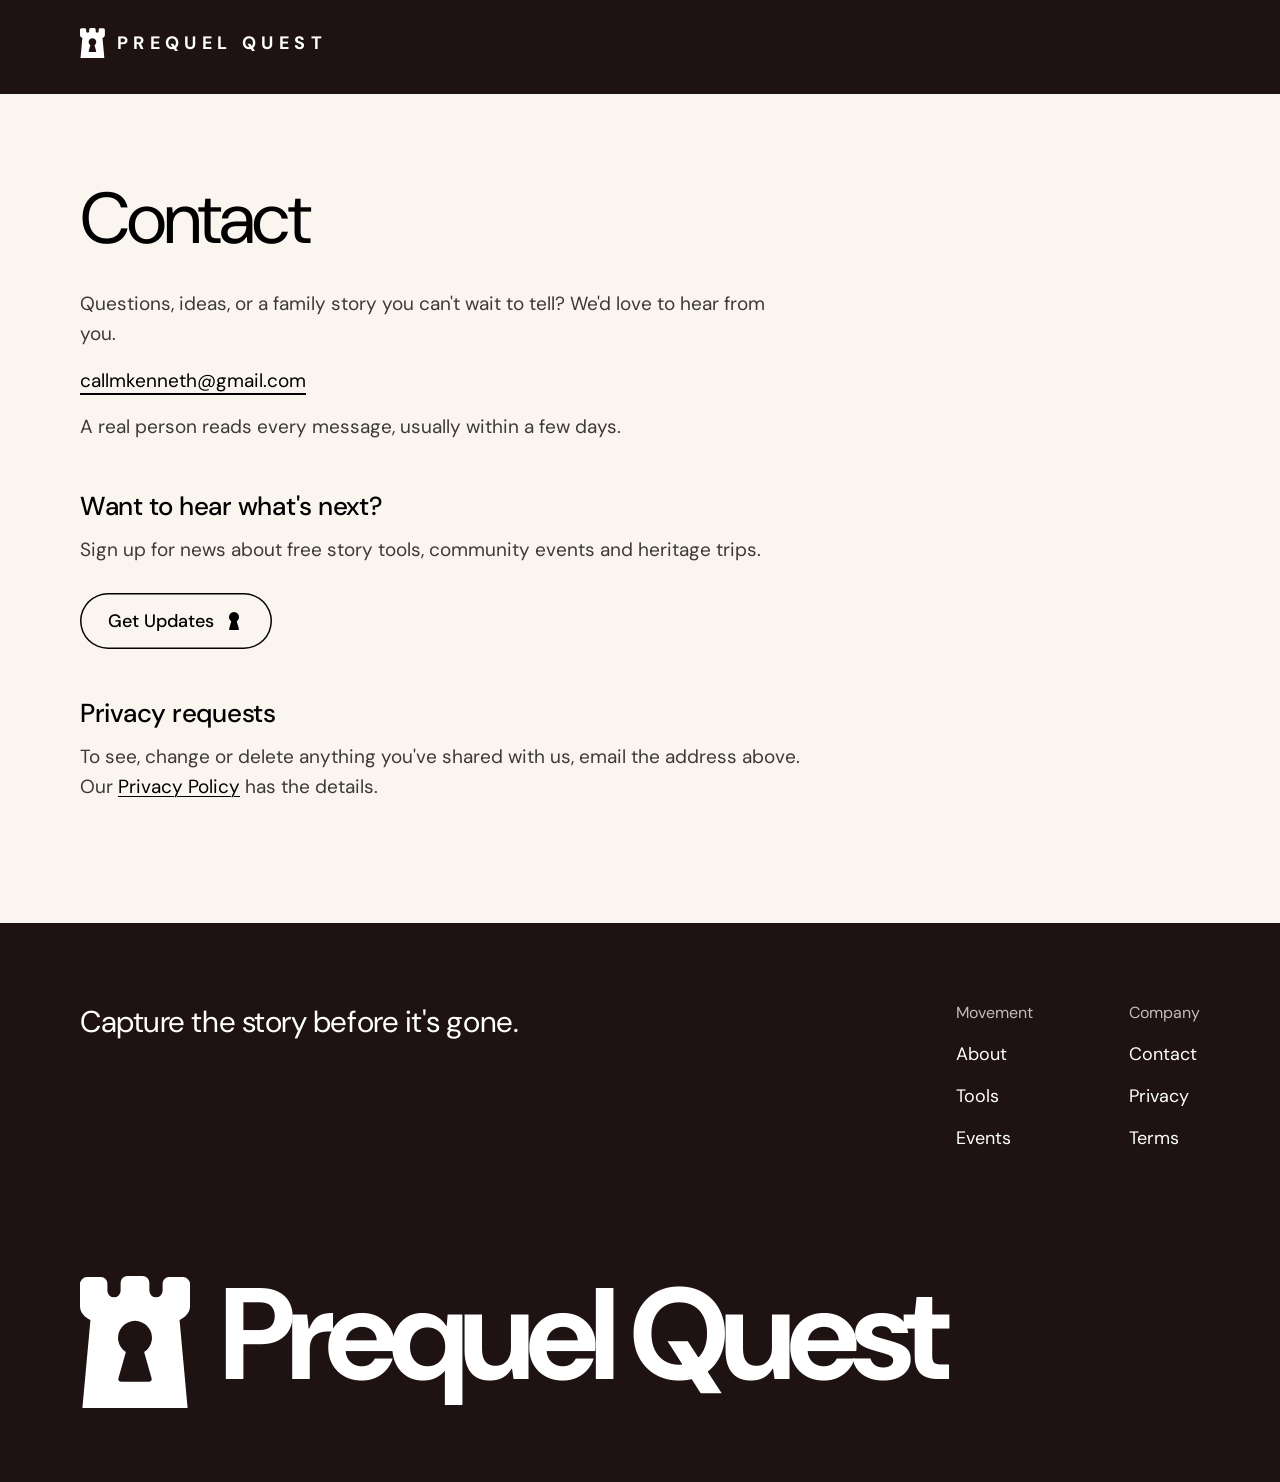
<file: contact/index.html>
<!doctype html>
<html lang="en">
<head>
  <meta charset="utf-8" />
  <meta name="viewport" content="width=device-width, initial-scale=1" />
  <title>Contact — Prequel Quest</title>
  <meta name="description" content="Get in touch with the Prequel Quest team." />
  <link rel="canonical" href="https://prequel.quest/contact/" />
  <meta name="theme-color" content="#1F1212" />
  <link rel="icon" href="/favicon.ico?v=2" sizes="48x48" />
  <link rel="icon" href="/assets/favicon.svg?v=2" type="image/svg+xml" />
  <link rel="icon" href="/assets/favicon-32.png?v=2" type="image/png" sizes="32x32" />
  <link rel="apple-touch-icon" href="/assets/apple-touch-icon.png?v=2" />
  <link rel="preconnect" href="https://fonts.googleapis.com" />
  <link rel="preconnect" href="https://fonts.gstatic.com" crossorigin />
  <link rel="stylesheet" href="https://fonts.googleapis.com/css2?family=DM+Sans:ital,wght@0,400;0,500;0,700;1,400&family=Fraunces:ital,opsz,wght@0,9..144,600;1,9..144,400&family=Homemade+Apple&display=swap" />
  <link rel="stylesheet" href="/assets/styles.css" />
  <!-- Umami: cookieless visit counts. Only runs on prequel.quest, never on local previews. -->
  <script defer src="https://cloud.umami.is/script.js" data-website-id="30cddd68-0b8e-41c0-9596-8bea5849e0c7" data-domains="prequel.quest"></script>
</head>
<body class="page">
  <a class="skip-link" href="#main">Skip to main content</a>

  <svg width="0" height="0" style="position:absolute" aria-hidden="true" focusable="false">
    <defs>
      <symbol id="i-tower" viewBox="0 0 516 622"><path fill="currentColor" fill-rule="evenodd" d="M0 143V38A33 33 0 0 1 33 5H98.5A30 30 0 0 1 128.5 35V69A31 31 0 0 0 190.5 69V32A32 32 0 0 1 222.5 0H293.5A32 32 0 0 1 325.5 32V69A31 31 0 0 0 387.5 69V35A30 30 0 0 1 417.5 5H483A33 33 0 0 1 516 38V143C516 173 490 196 467 206L505 621.5H11L49 206C26 196 0 173 0 143ZM215.2 357L180.9 477.5Q175.7 495.5 193.7 495.5H322.3Q340.3 495.5 335.1 477.5L300.8 357A79.5 79.5 0 1 0 215.2 357Z"/></symbol>
      <symbol id="i-keyhole" viewBox="-76.05 -15.85 316.7 316.7"><path fill="currentColor" stroke="none" d="M39.5 146.5L5.2 267Q0 285 18 285H146.6Q164.6 285 159.4 267L125.1 146.5A79.5 79.5 0 1 0 39.5 146.5Z"/></symbol>
    </defs>
  </svg>

  <header class="page-top">
    <div class="wrap">
      <a class="logo" href="/" aria-label="Prequel Quest home">
        <svg class="logo__mark" aria-hidden="true"><use href="#i-tower"/></svg>
        <span class="logo__word" aria-hidden="true">Prequel Quest</span>
      </a>
    </div>
  </header>

  <main id="main" class="legal">
    <div class="wrap">
      <article class="legal__inner">
        <h1 class="legal__title">Contact</h1>
        <p class="legal__lead">Questions, ideas, or a family story you can't wait to tell? We'd love to hear from you.</p>

        <p class="contact__email"><a href="mailto:callmkenneth@gmail.com">callmkenneth@gmail.com</a></p>
        <p>A real person reads every message, usually within a few days.</p>

        <h2>Want to hear what's next?</h2>
        <p>Sign up for news about free story tools, community events and heritage trips.</p>
        <div class="cta legal__cta">
          <a class="btn btn--outline-dark" href="https://docs.google.com/forms/d/e/1FAIpQLSdqxRUQPFinUkpP7dCxB_BS4JFnjl1FQ7RNvReTapvOHXlDug/viewform" data-umami-event="Get Updates click" data-umami-event-placement="contact page">
            Get Updates <svg class="ico" aria-hidden="true"><use href="#i-keyhole"/></svg>
          </a>
        </div>

        <h2>Privacy requests</h2>
        <p>To see, change or delete anything you've shared with us, email the address above. Our <a href="/privacy/">Privacy Policy</a> has the details.</p>
      </article>
    </div>
  </main>

  <footer class="footer">
    <div class="wrap">
      <div class="footer__top">
        <p class="footer__tagline">Capture the story before it's gone.</p>
        <nav class="footer__cols" aria-label="Footer">
          <div class="footer__col">
            <h2 class="footer__h">Movement</h2>
            <ul role="list">
              <li><a href="/#about">About</a></li>
              <li><a href="/#tools">Tools</a></li>
              <li><a href="/#updates">Events</a></li>
            </ul>
          </div>
          <div class="footer__col">
            <h2 class="footer__h">Company</h2>
            <ul role="list">
              <li><a href="/contact/">Contact</a></li>
              <li><a href="/privacy/">Privacy</a></li>
              <li><a href="/terms/">Terms</a></li>
            </ul>
          </div>
        </nav>
      </div>
      <a class="footer__mark" href="/" aria-label="Prequel Quest home">
        <svg class="footer__tower" aria-hidden="true"><use href="#i-tower"/></svg>
        <span class="footer__word" aria-hidden="true">Prequel Quest</span>
      </a>
    </div>
  </footer>
</body>
</html>
</file>
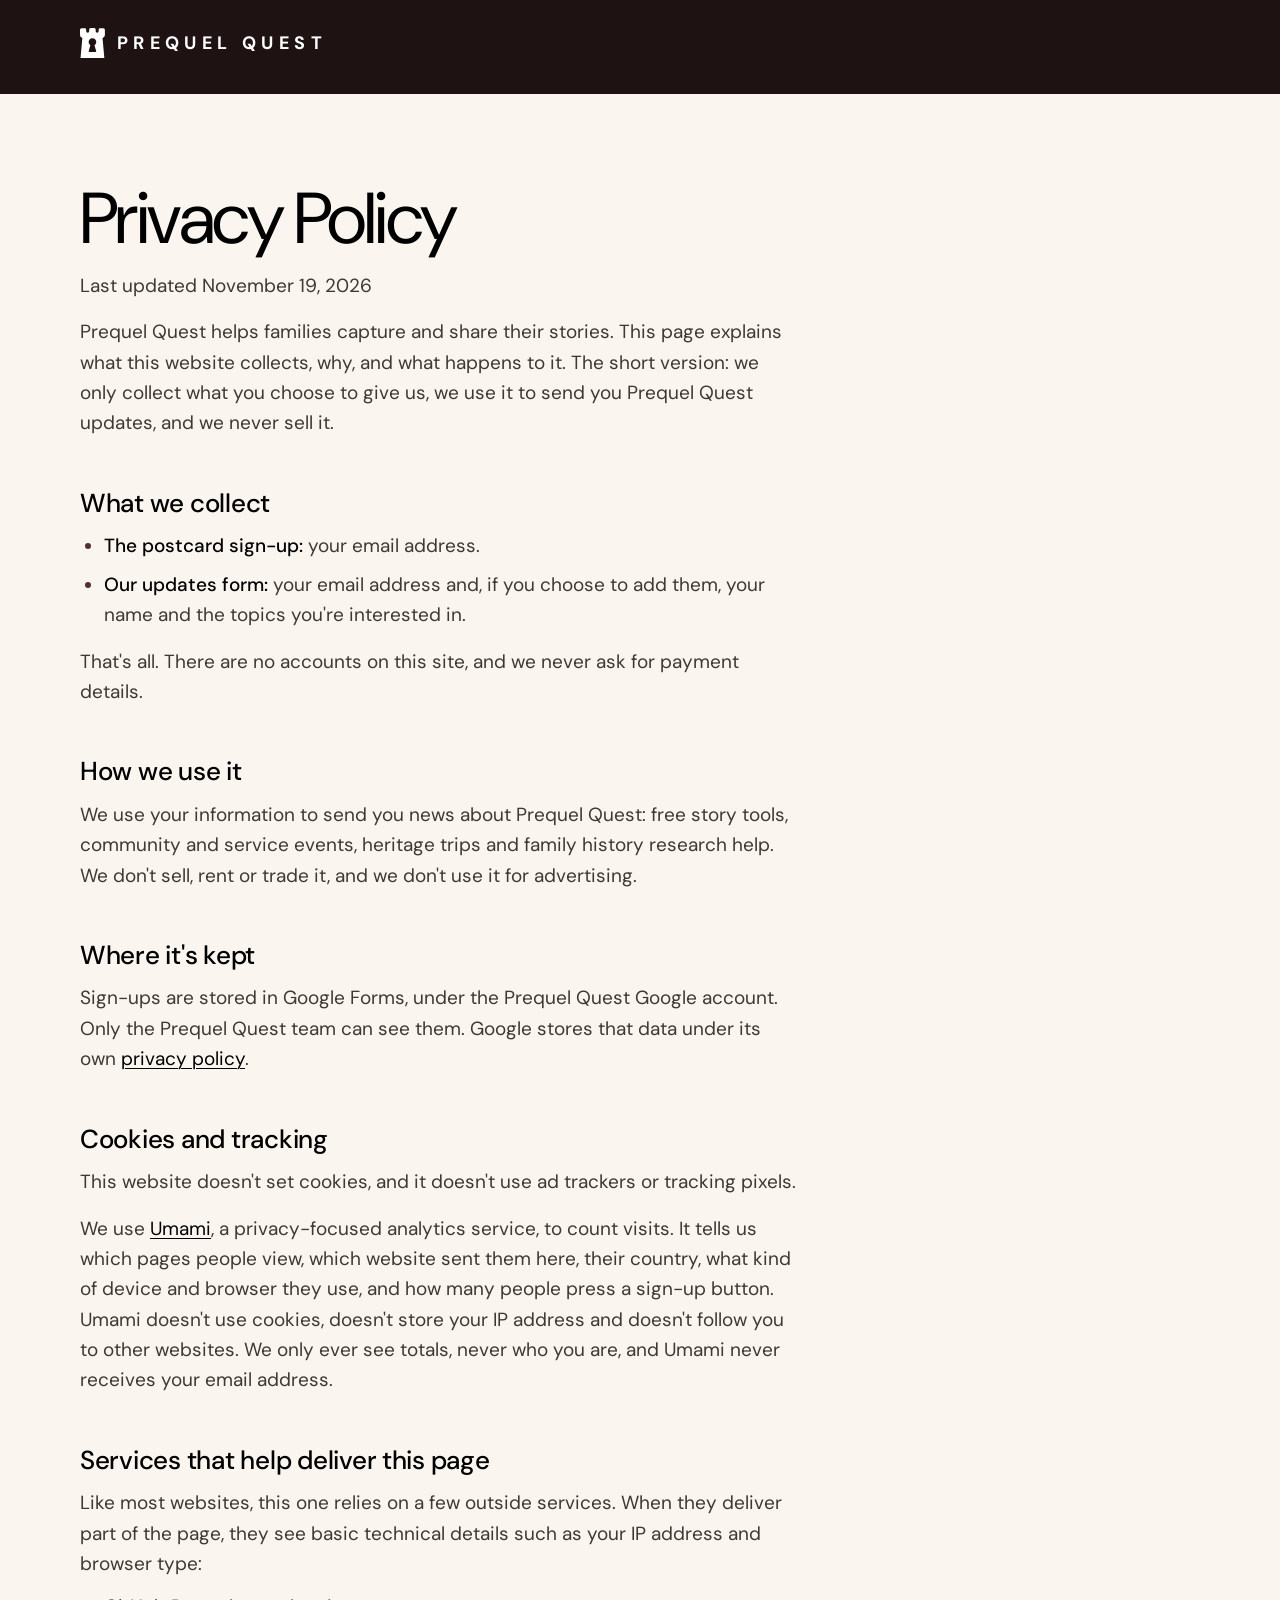
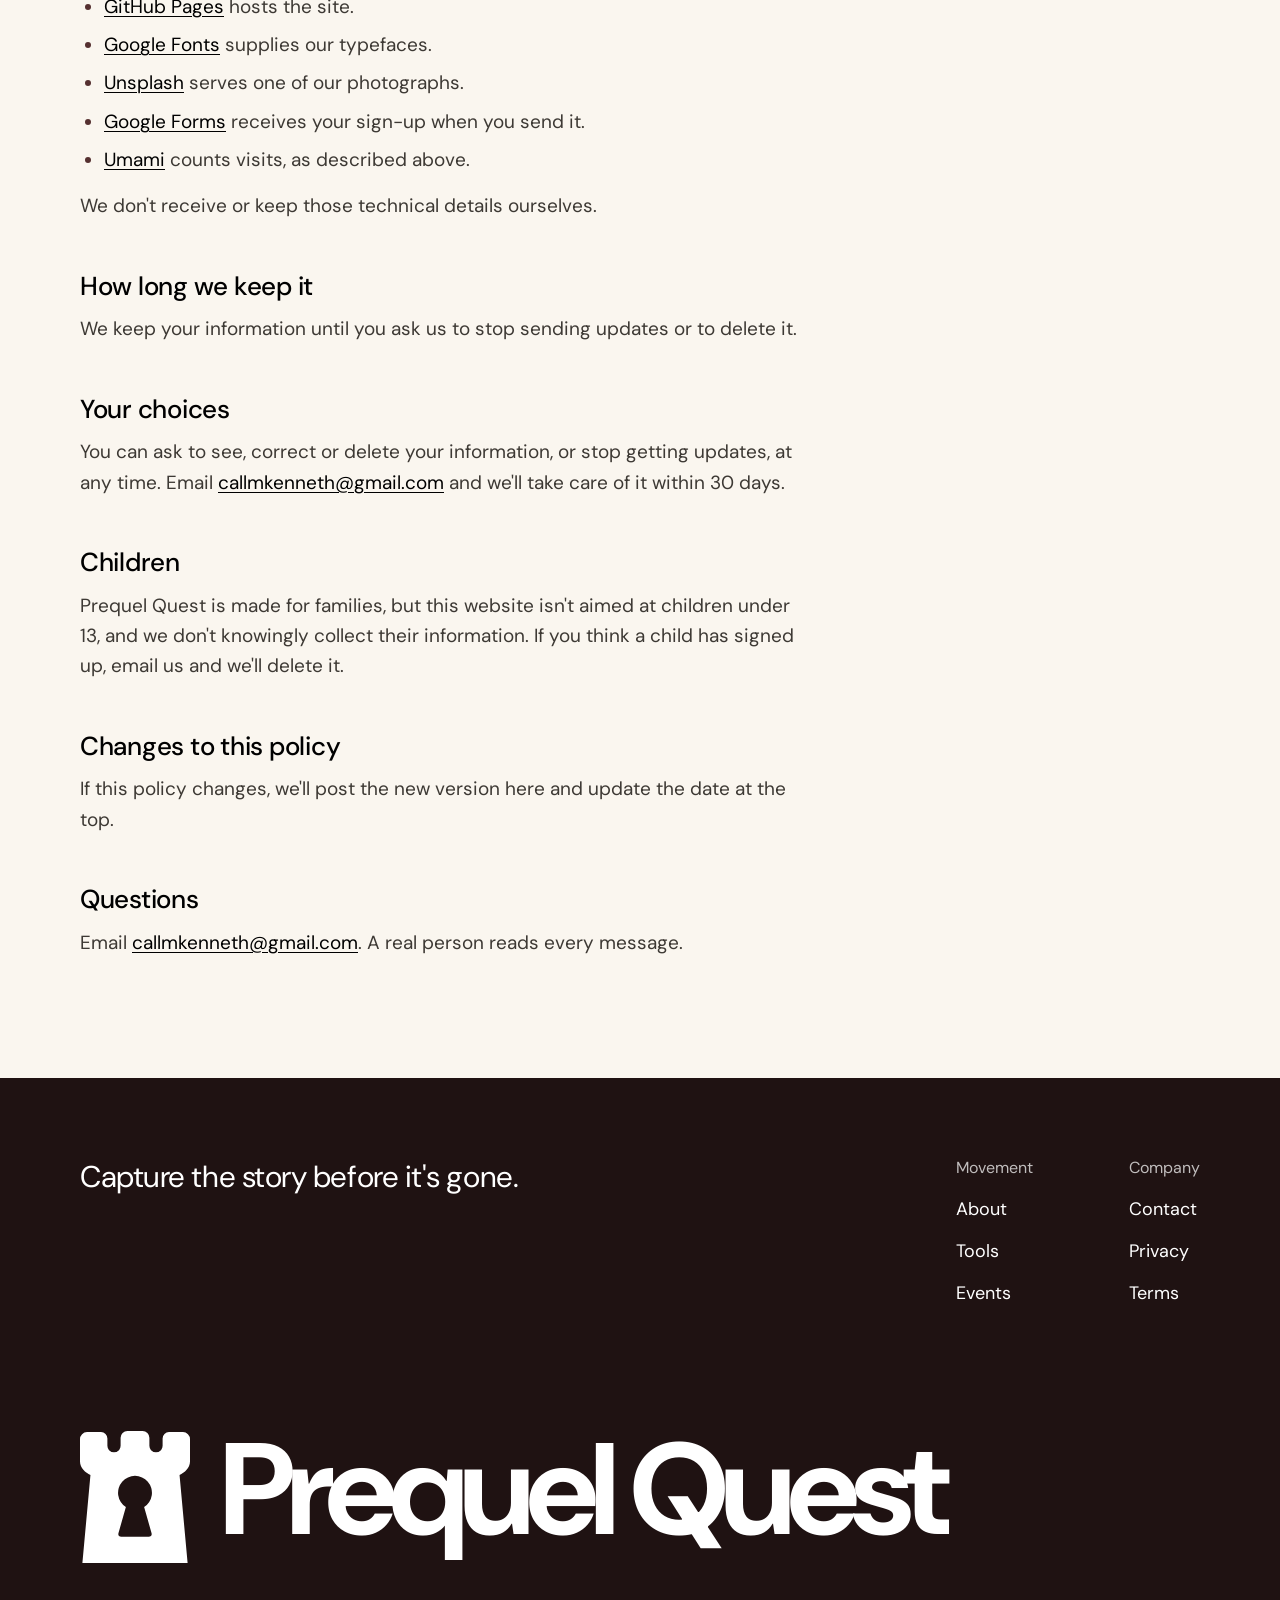
<file: privacy/index.html>
<!doctype html>
<html lang="en">
<head>
  <meta charset="utf-8" />
  <meta name="viewport" content="width=device-width, initial-scale=1" />
  <title>Privacy Policy — Prequel Quest</title>
  <meta name="description" content="What prequel.quest collects, why, and how to have it changed or deleted." />
  <link rel="canonical" href="https://prequel.quest/privacy/" />
  <meta name="theme-color" content="#1F1212" />
  <link rel="icon" href="/favicon.ico?v=2" sizes="48x48" />
  <link rel="icon" href="/assets/favicon.svg?v=2" type="image/svg+xml" />
  <link rel="icon" href="/assets/favicon-32.png?v=2" type="image/png" sizes="32x32" />
  <link rel="apple-touch-icon" href="/assets/apple-touch-icon.png?v=2" />
  <link rel="preconnect" href="https://fonts.googleapis.com" />
  <link rel="preconnect" href="https://fonts.gstatic.com" crossorigin />
  <link rel="stylesheet" href="https://fonts.googleapis.com/css2?family=DM+Sans:ital,wght@0,400;0,500;0,700;1,400&family=Fraunces:ital,opsz,wght@0,9..144,600;1,9..144,400&family=Homemade+Apple&display=swap" />
  <link rel="stylesheet" href="/assets/styles.css" />
  <!-- Umami: cookieless visit counts. Only runs on prequel.quest, never on local previews. -->
  <script defer src="https://cloud.umami.is/script.js" data-website-id="30cddd68-0b8e-41c0-9596-8bea5849e0c7" data-domains="prequel.quest"></script>
</head>
<body class="page">
  <a class="skip-link" href="#main">Skip to main content</a>

  <svg width="0" height="0" style="position:absolute" aria-hidden="true" focusable="false">
    <defs>
      <symbol id="i-tower" viewBox="0 0 516 622"><path fill="currentColor" fill-rule="evenodd" d="M0 143V38A33 33 0 0 1 33 5H98.5A30 30 0 0 1 128.5 35V69A31 31 0 0 0 190.5 69V32A32 32 0 0 1 222.5 0H293.5A32 32 0 0 1 325.5 32V69A31 31 0 0 0 387.5 69V35A30 30 0 0 1 417.5 5H483A33 33 0 0 1 516 38V143C516 173 490 196 467 206L505 621.5H11L49 206C26 196 0 173 0 143ZM215.2 357L180.9 477.5Q175.7 495.5 193.7 495.5H322.3Q340.3 495.5 335.1 477.5L300.8 357A79.5 79.5 0 1 0 215.2 357Z"/></symbol>
      <symbol id="i-keyhole" viewBox="-76.05 -15.85 316.7 316.7"><path fill="currentColor" stroke="none" d="M39.5 146.5L5.2 267Q0 285 18 285H146.6Q164.6 285 159.4 267L125.1 146.5A79.5 79.5 0 1 0 39.5 146.5Z"/></symbol>
    </defs>
  </svg>

  <header class="page-top">
    <div class="wrap">
      <a class="logo" href="/" aria-label="Prequel Quest home">
        <svg class="logo__mark" aria-hidden="true"><use href="#i-tower"/></svg>
        <span class="logo__word" aria-hidden="true">Prequel Quest</span>
      </a>
    </div>
  </header>

  <main id="main" class="legal">
    <div class="wrap">
      <article class="legal__inner">
        <h1 class="legal__title">Privacy Policy</h1>
        <p class="legal__updated">Last updated November 19, 2026</p>

        <p class="legal__lead">Prequel Quest helps families capture and share their stories. This page explains what this website collects, why, and what happens to it. The short version: we only collect what you choose to give us, we use it to send you Prequel Quest updates, and we never sell it.</p>

        <h2>What we collect</h2>
        <ul>
          <li><strong>The postcard sign-up:</strong> your email address.</li>
          <li><strong>Our updates form:</strong> your email address and, if you choose to add them, your name and the topics you're interested in.</li>
        </ul>
        <p>That's all. There are no accounts on this site, and we never ask for payment details.</p>

        <h2>How we use it</h2>
        <p>We use your information to send you news about Prequel Quest: free story tools, community and service events, heritage trips and family history research help. We don't sell, rent or trade it, and we don't use it for advertising.</p>

        <h2>Where it's kept</h2>
        <p>Sign-ups are stored in Google Forms, under the Prequel Quest Google account. Only the Prequel Quest team can see them. Google stores that data under its own <a href="https://policies.google.com/privacy">privacy policy</a>.</p>

        <h2>Cookies and tracking</h2>
        <p>This website doesn't set cookies, and it doesn't use ad trackers or tracking pixels.</p>
        <p>We use <a href="https://umami.is/privacy">Umami</a>, a privacy-focused analytics service, to count visits. It tells us which pages people view, which website sent them here, their country, what kind of device and browser they use, and how many people press a sign-up button. Umami doesn't use cookies, doesn't store your IP address and doesn't follow you to other websites. We only ever see totals, never who you are, and Umami never receives your email address.</p>

        <h2>Services that help deliver this page</h2>
        <p>Like most websites, this one relies on a few outside services. When they deliver part of the page, they see basic technical details such as your IP address and browser type:</p>
        <ul>
          <li><a href="https://docs.github.com/site-policy/privacy-policies/github-general-privacy-statement">GitHub Pages</a> hosts the site.</li>
          <li><a href="https://policies.google.com/privacy">Google Fonts</a> supplies our typefaces.</li>
          <li><a href="https://unsplash.com/privacy">Unsplash</a> serves one of our photographs.</li>
          <li><a href="https://policies.google.com/privacy">Google Forms</a> receives your sign-up when you send it.</li>
          <li><a href="https://umami.is/privacy">Umami</a> counts visits, as described above.</li>
        </ul>
        <p>We don't receive or keep those technical details ourselves.</p>

        <h2>How long we keep it</h2>
        <p>We keep your information until you ask us to stop sending updates or to delete it.</p>

        <h2>Your choices</h2>
        <p>You can ask to see, correct or delete your information, or stop getting updates, at any time. Email <a href="mailto:callmkenneth@gmail.com">callmkenneth@gmail.com</a> and we'll take care of it within 30 days.</p>

        <h2>Children</h2>
        <p>Prequel Quest is made for families, but this website isn't aimed at children under 13, and we don't knowingly collect their information. If you think a child has signed up, email us and we'll delete it.</p>

        <h2>Changes to this policy</h2>
        <p>If this policy changes, we'll post the new version here and update the date at the top.</p>

        <h2>Questions</h2>
        <p>Email <a href="mailto:callmkenneth@gmail.com">callmkenneth@gmail.com</a>. A real person reads every message.</p>
      </article>
    </div>
  </main>

  <footer class="footer">
    <div class="wrap">
      <div class="footer__top">
        <p class="footer__tagline">Capture the story before it's gone.</p>
        <nav class="footer__cols" aria-label="Footer">
          <div class="footer__col">
            <h2 class="footer__h">Movement</h2>
            <ul role="list">
              <li><a href="/#about">About</a></li>
              <li><a href="/#tools">Tools</a></li>
              <li><a href="/#updates">Events</a></li>
            </ul>
          </div>
          <div class="footer__col">
            <h2 class="footer__h">Company</h2>
            <ul role="list">
              <li><a href="/contact/">Contact</a></li>
              <li><a href="/privacy/">Privacy</a></li>
              <li><a href="/terms/">Terms</a></li>
            </ul>
          </div>
        </nav>
      </div>
      <a class="footer__mark" href="/" aria-label="Prequel Quest home">
        <svg class="footer__tower" aria-hidden="true"><use href="#i-tower"/></svg>
        <span class="footer__word" aria-hidden="true">Prequel Quest</span>
      </a>
    </div>
  </footer>
</body>
</html>
</file>
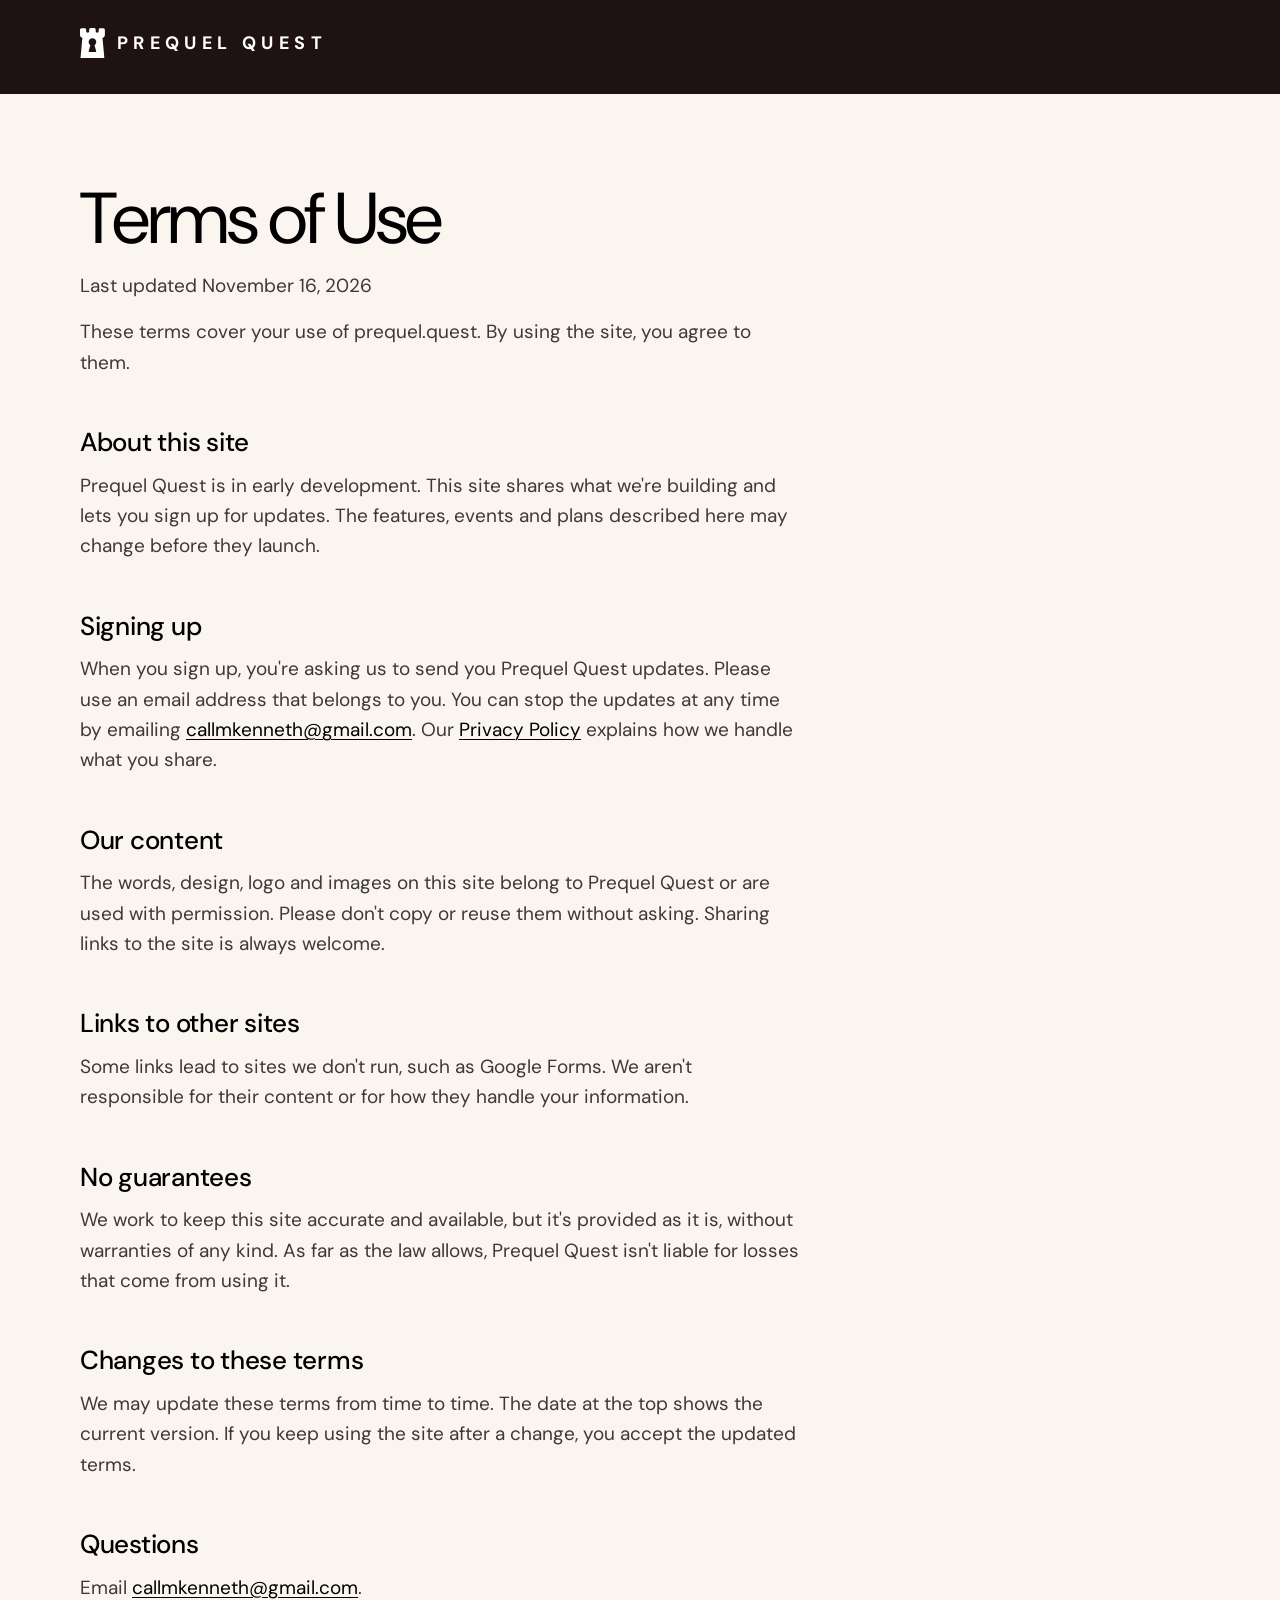
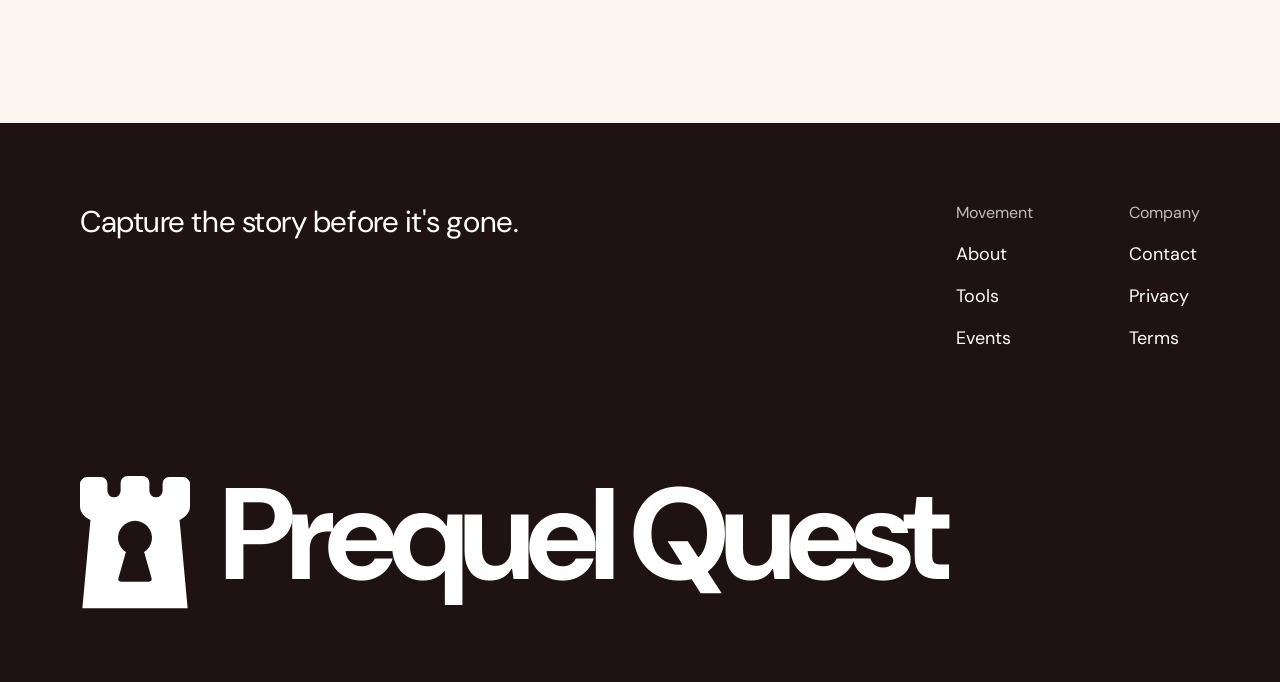
<file: terms/index.html>
<!doctype html>
<html lang="en">
<head>
  <meta charset="utf-8" />
  <meta name="viewport" content="width=device-width, initial-scale=1" />
  <title>Terms of Use — Prequel Quest</title>
  <meta name="description" content="The terms for using prequel.quest." />
  <link rel="canonical" href="https://prequel.quest/terms/" />
  <meta name="theme-color" content="#1F1212" />
  <link rel="icon" href="/favicon.ico?v=2" sizes="48x48" />
  <link rel="icon" href="/assets/favicon.svg?v=2" type="image/svg+xml" />
  <link rel="icon" href="/assets/favicon-32.png?v=2" type="image/png" sizes="32x32" />
  <link rel="apple-touch-icon" href="/assets/apple-touch-icon.png?v=2" />
  <link rel="preconnect" href="https://fonts.googleapis.com" />
  <link rel="preconnect" href="https://fonts.gstatic.com" crossorigin />
  <link rel="stylesheet" href="https://fonts.googleapis.com/css2?family=DM+Sans:ital,wght@0,400;0,500;0,700;1,400&family=Fraunces:ital,opsz,wght@0,9..144,600;1,9..144,400&family=Homemade+Apple&display=swap" />
  <link rel="stylesheet" href="/assets/styles.css" />
  <!-- Umami: cookieless visit counts. Only runs on prequel.quest, never on local previews. -->
  <script defer src="https://cloud.umami.is/script.js" data-website-id="30cddd68-0b8e-41c0-9596-8bea5849e0c7" data-domains="prequel.quest"></script>
</head>
<body class="page">
  <a class="skip-link" href="#main">Skip to main content</a>

  <svg width="0" height="0" style="position:absolute" aria-hidden="true" focusable="false">
    <defs>
      <symbol id="i-tower" viewBox="0 0 516 622"><path fill="currentColor" fill-rule="evenodd" d="M0 143V38A33 33 0 0 1 33 5H98.5A30 30 0 0 1 128.5 35V69A31 31 0 0 0 190.5 69V32A32 32 0 0 1 222.5 0H293.5A32 32 0 0 1 325.5 32V69A31 31 0 0 0 387.5 69V35A30 30 0 0 1 417.5 5H483A33 33 0 0 1 516 38V143C516 173 490 196 467 206L505 621.5H11L49 206C26 196 0 173 0 143ZM215.2 357L180.9 477.5Q175.7 495.5 193.7 495.5H322.3Q340.3 495.5 335.1 477.5L300.8 357A79.5 79.5 0 1 0 215.2 357Z"/></symbol>
      <symbol id="i-keyhole" viewBox="-76.05 -15.85 316.7 316.7"><path fill="currentColor" stroke="none" d="M39.5 146.5L5.2 267Q0 285 18 285H146.6Q164.6 285 159.4 267L125.1 146.5A79.5 79.5 0 1 0 39.5 146.5Z"/></symbol>
    </defs>
  </svg>

  <header class="page-top">
    <div class="wrap">
      <a class="logo" href="/" aria-label="Prequel Quest home">
        <svg class="logo__mark" aria-hidden="true"><use href="#i-tower"/></svg>
        <span class="logo__word" aria-hidden="true">Prequel Quest</span>
      </a>
    </div>
  </header>

  <main id="main" class="legal">
    <div class="wrap">
      <article class="legal__inner">
        <h1 class="legal__title">Terms of Use</h1>
        <p class="legal__updated">Last updated November 16, 2026</p>

        <p class="legal__lead">These terms cover your use of prequel.quest. By using the site, you agree to them.</p>

        <h2>About this site</h2>
        <p>Prequel Quest is in early development. This site shares what we're building and lets you sign up for updates. The features, events and plans described here may change before they launch.</p>

        <h2>Signing up</h2>
        <p>When you sign up, you're asking us to send you Prequel Quest updates. Please use an email address that belongs to you. You can stop the updates at any time by emailing <a href="mailto:callmkenneth@gmail.com">callmkenneth@gmail.com</a>. Our <a href="/privacy/">Privacy Policy</a> explains how we handle what you share.</p>

        <h2>Our content</h2>
        <p>The words, design, logo and images on this site belong to Prequel Quest or are used with permission. Please don't copy or reuse them without asking. Sharing links to the site is always welcome.</p>

        <h2>Links to other sites</h2>
        <p>Some links lead to sites we don't run, such as Google Forms. We aren't responsible for their content or for how they handle your information.</p>

        <h2>No guarantees</h2>
        <p>We work to keep this site accurate and available, but it's provided as it is, without warranties of any kind. As far as the law allows, Prequel Quest isn't liable for losses that come from using it.</p>

        <h2>Changes to these terms</h2>
        <p>We may update these terms from time to time. The date at the top shows the current version. If you keep using the site after a change, you accept the updated terms.</p>

        <h2>Questions</h2>
        <p>Email <a href="mailto:callmkenneth@gmail.com">callmkenneth@gmail.com</a>.</p>
      </article>
    </div>
  </main>

  <footer class="footer">
    <div class="wrap">
      <div class="footer__top">
        <p class="footer__tagline">Capture the story before it's gone.</p>
        <nav class="footer__cols" aria-label="Footer">
          <div class="footer__col">
            <h2 class="footer__h">Movement</h2>
            <ul role="list">
              <li><a href="/#about">About</a></li>
              <li><a href="/#tools">Tools</a></li>
              <li><a href="/#updates">Events</a></li>
            </ul>
          </div>
          <div class="footer__col">
            <h2 class="footer__h">Company</h2>
            <ul role="list">
              <li><a href="/contact/">Contact</a></li>
              <li><a href="/privacy/">Privacy</a></li>
              <li><a href="/terms/">Terms</a></li>
            </ul>
          </div>
        </nav>
      </div>
      <a class="footer__mark" href="/" aria-label="Prequel Quest home">
        <svg class="footer__tower" aria-hidden="true"><use href="#i-tower"/></svg>
        <span class="footer__word" aria-hidden="true">Prequel Quest</span>
      </a>
    </div>
  </footer>
</body>
</html>
</file>
<file: assets/styles.css>
/* =========================================================================
   Prequel Quest — prequel.quest
   Source: PrequelQuest.pen → 01C Home (1440), 01C Tablet (768), 01C Mobile (390)
   Breakpoints (mobile-first):
     base      < 768px   → "01C · Mobile — 390"  (+ "Mobile — Menu open")
     ≥ 768px   ≤ 1199px  → "01C · Tablet — 768"
     ≥ 1200px            → "01C · Home — NEW Version (clean, accessible)" 1440
   ========================================================================= */

:root {
  --cream: #FAF6EF;
  --white: #FFFFFF;
  --ink: #000000;
  --body: #3D3934;
  --night: #1F1212;
  --scrim-navy: 11, 15, 26;
  --card: #EBE4DC;
  --oxblood: #553030;
  --card-ink: #3F3632;
  --card-rule: #B9ACA2;
  --card-hint: #63564F;
  --on-oxblood: #F7F2EA;

  --sans: "DM Sans", system-ui, -apple-system, "Segoe UI", sans-serif;
  --script: "Homemade Apple", "Segoe Script", cursive;
  --serif: "Fraunces", Georgia, "Times New Roman", serif;

  --gutter: 24px;
  --content: 1280px;
}

*, *::before, *::after { box-sizing: border-box; }

html {
  /* The canvas behind the page: what shows when a trackpad or phone
     bounces past the top or bottom. Night matches the dark hero above
     and the footer below, so the page reads as full bleed. */
  background: var(--night);
  /* No sideways bounce: the page never scrolls horizontally. */
  overscroll-behavior-x: none;
  -webkit-text-size-adjust: 100%;
  text-size-adjust: 100%;
  scroll-behavior: smooth;
}
@media (prefers-reduced-motion: reduce) {
  html { scroll-behavior: auto; }
  *, *::before, *::after { transition-duration: 0.01ms !important; animation-duration: 0.01ms !important; }
}

body {
  margin: 0;
  overscroll-behavior-x: none;
  background: var(--cream);
  color: var(--ink);
  font-family: var(--sans);
  font-size: 20px;
  line-height: 1.5;
  -webkit-font-smoothing: antialiased;
  -moz-osx-font-smoothing: grayscale;
}
body.menu-open { overflow: hidden; }

img, svg { display: block; max-width: 100%; }
h1, h2, h3, p, ul { margin: 0; }
ul[role="list"] { list-style: none; padding: 0; }
a { color: inherit; text-decoration: none; }
button { font: inherit; color: inherit; background: none; border: 0; padding: 0; cursor: pointer; }

:focus-visible {
  outline: 3px solid currentColor;
  outline-offset: 4px;
  border-radius: 6px;
}

.skip-link {
  position: absolute;
  left: 16px; top: -100px;
  z-index: 100;
  background: var(--white);
  color: var(--ink);
  padding: 14px 22px;
  border-radius: 100px;
  font-weight: 500;
  font-size: 18px;
}
.skip-link:focus { top: 16px; }

section[id], main { scroll-margin-top: 16px; }

.wrap {
  width: 100%;
  max-width: calc(var(--content) + 2 * var(--gutter));
  margin-inline: auto;
  padding-inline: var(--gutter);
}

/* ---------- icons ---------- */
.ico {
  width: 20px; height: 20px; flex: none;
  fill: none; stroke: currentColor; stroke-width: 2; stroke-linecap: round; stroke-linejoin: round;
}
.ico--22 { width: 22px; height: 22px; }
.ico--24 { width: 24px; height: 24px; }

/* ---------- buttons (56px tall, pill) ---------- */
.btn {
  display: inline-flex;
  align-items: center;
  justify-content: center;
  gap: 10px;
  height: 56px;
  padding: 0 28px;
  border-radius: 100px;
  font-family: var(--sans);
  font-size: 18px;
  font-weight: 500;
  line-height: 22px;
  white-space: nowrap;
  transition: background-color .2s ease, color .2s ease, box-shadow .2s ease, transform .2s ease;
}

.btn--outline-light { color: var(--white); box-shadow: inset 0 0 0 1.5px var(--white); }
.btn--outline-light:hover { background: var(--white); color: var(--ink); }

.btn--outline-dark { color: var(--ink); box-shadow: inset 0 0 0 1.5px var(--ink); }
.btn--outline-dark:hover { background: var(--ink); color: var(--white); }

.btn--solid-light { background: var(--white); color: var(--ink); }
.btn--solid-light:hover { background: #ECE6DC; }

.btn--oxblood {
  background: var(--oxblood) url("/assets/img/oxblood-texture.webp") 0 0 / 237px 72px;
  color: var(--on-oxblood);
}
.btn--oxblood:hover { box-shadow: inset 0 0 0 100px rgba(0,0,0,.2); }
.btn--oxblood:focus-visible { outline-color: var(--oxblood); }

.btn--block { width: 100%; }

.icon-btn {
  display: inline-flex; align-items: center; justify-content: center;
  width: 48px; height: 48px;
  border-radius: 50%;
  color: var(--white);
  box-shadow: inset 0 0 0 1.5px rgba(255, 255, 255, .7);
  transition: background-color .2s ease;
}
.icon-btn:hover { background: rgba(255, 255, 255, .14); }

/* ---------- shared copy blocks ---------- */
.copy { display: flex; flex-direction: column; align-items: flex-start; gap: 20px; }
.h2 {
  font-size: 40px; line-height: 44px; letter-spacing: -1.2px;
  font-weight: 400;
}
.body { font-size: 20px; line-height: 30px; color: var(--body); }
.cta { padding-top: 8px; display: flex; }

/* mobile: CTAs stretch full width */
.btn--block-mobile { width: 100%; }
.cta:has(.btn--block-mobile) { width: 100%; }

/* ---------- logo ---------- */
.logo { display: inline-flex; align-items: center; gap: 10px; color: var(--white); }
.logo__mark { height: 26px; width: auto; aspect-ratio: 516 / 622; }
.logo__word {
  font-size: 16px; line-height: 19px; font-weight: 700;
  letter-spacing: 3.2px; text-transform: uppercase; white-space: nowrap;
}

/* =========================================================================
   HERO — mobile (390)
   ========================================================================= */
.hero {
  position: relative;
  isolation: isolate;
  display: flex; flex-direction: column; justify-content: space-between;
  min-height: clamp(640px, 100svh, 780px);
  padding: 12px 20px 40px 24px;
  color: var(--white);
  background: #2A2522;
}
.hero__bg {
  position: absolute; inset: 0; z-index: -2;
  width: 100%; height: 100%;
  object-fit: cover; object-position: center;
}
.hero::before {
  content: ""; position: absolute; inset: 0; z-index: -1;
  background: linear-gradient(180deg, rgba(0,0,0,.65) 0%, rgba(0,0,0,0) 16%, rgba(0,0,0,0) 30%, rgba(0,0,0,.65) 55%, rgba(0,0,0,.9) 100%);
}

.nav { display: flex; align-items: center; justify-content: space-between; height: 56px; }
.nav__links { display: none; }
.nav__right { display: flex; align-items: center; gap: 12px; }
.nav__cta { display: none; }

.hero__bottom { display: flex; align-items: flex-end; justify-content: space-between; }
.hero__copy { display: flex; flex-direction: column; gap: 20px; width: 100%; }
.hero__title { display: flex; flex-direction: column; gap: 6px; font-weight: 400; }
.hero__line { font-size: 42px; line-height: 46px; letter-spacing: -1.26px; }
.hero__script {
  font-family: var(--script);
  font-size: min(64px, calc((100vw - 44px) / 4.5)); line-height: 74px; letter-spacing: -1.6px;
  white-space: nowrap;
}
.hero__sub { font-size: 20px; line-height: 30px; }

.sr-only {
  position: absolute; width: 1px; height: 1px; margin: -1px; padding: 0;
  overflow: hidden; clip: rect(0 0 0 0); clip-path: inset(50%); white-space: nowrap; border: 0;
}

/* ---------- "uncover → discover → share" smoke cycle ----------
   All words share one grid cell, so the line reserves the widest word
   and nothing below it jumps. Letters are split by main.js. */
.word-cycle { display: inline-grid; vertical-align: top; }
.word-cycle .word { grid-area: 1 / 1; white-space: nowrap; }
.word-cycle .ch { display: inline-block; opacity: 0; will-change: opacity, filter, transform; }
.word-cycle .word.is-shown .ch { opacity: 1; }
.word-cycle .word.is-in .ch {
  animation: smoke-in 1.15s cubic-bezier(.22,.61,.36,1) both;
  animation-delay: calc(var(--i) * 75ms);
}
.word-cycle .word.is-out .ch {
  animation: smoke-out .9s cubic-bezier(.55,.06,.68,.19) both;
  animation-delay: calc(var(--i) * 55ms);
}
@keyframes smoke-in {
  0%   { opacity: 0; filter: blur(16px); transform: translate3d(-0.18em, 0.12em, 0) scale(1.3) rotate(-6deg); }
  55%  { opacity: 1; filter: blur(3px); }
  100% { opacity: 1; filter: blur(0);   transform: none; }
}
@keyframes smoke-out {
  0%   { opacity: 1; filter: blur(0);    transform: none; }
  100% { opacity: 0; filter: blur(18px); transform: translate3d(0.4em, -0.45em, 0) scale(1.4) rotate(10deg); }
}
@media (prefers-reduced-motion: reduce) {
  .word-cycle .word.is-in .ch  { animation: fade-in .6s ease both !important; animation-delay: 0s !important; }
  .word-cycle .word.is-out .ch { animation: fade-out .4s ease both !important; animation-delay: 0s !important; }
}
@keyframes fade-in  { from { opacity: 0; } to { opacity: 1; } }
@keyframes fade-out { from { opacity: 1; } to { opacity: 0; } }
.scroll-cue { display: none; }

/* =========================================================================
   MENU (tablet + mobile) — "01C · Mobile — Menu open"
   ========================================================================= */
.menu {
  position: fixed; inset: 0; z-index: 50;
  display: flex; flex-direction: column; justify-content: space-between;
  padding: 12px 20px 40px 24px;
  background: var(--night);
  color: var(--white);
  overflow-y: auto;
}
.menu[hidden] { display: none; }
.menu__top { display: flex; flex-direction: column; gap: 40px; }
.menu__bar { display: flex; align-items: center; justify-content: space-between; height: 56px; }
.menu__links li { border-bottom: 1px solid rgba(255,255,255,.2); }
.menu__links li:first-child { border-top: 1px solid rgba(255,255,255,.2); }
.menu__links a {
  display: flex; align-items: center; justify-content: space-between;
  min-height: 75px;
  font-size: 34px; line-height: 37px; letter-spacing: -0.408px;
}
.menu__links a .ico { opacity: .85; transition: transform .2s ease; }
.menu__links a:hover .ico { transform: translateX(4px); }
.menu__bottom { display: flex; flex-direction: column; gap: 20px; padding-top: 40px; }
.menu__bottom p { font-size: 18px; line-height: 27px; color: rgba(255,255,255,.85); }

/* =========================================================================
   FREE TOOLS — mobile
   ========================================================================= */
.free-tools { padding: 48px 0 72px; display: flex; flex-direction: column; gap: 32px; }
/* never crop the film strips: always keep the photo's own 1881×836 proportions */
.free-tools__film {
  width: 100%; height: auto;
  aspect-ratio: 1881 / 836;
}

/* =========================================================================
   FOR TRUTH SEEKERS — mobile
   ========================================================================= */
.seekers {
  position: relative; isolation: isolate;
  color: var(--white);
  background: #0E1220;
  padding: 64px 0 72px;
}
.seekers__bg {
  position: absolute; inset: 0; z-index: -2;
  width: 100%; height: 100%; object-fit: cover; object-position: center;
}
.seekers::before {
  content: ""; position: absolute; inset: 0; z-index: -1;
  background: linear-gradient(180deg, rgba(var(--scrim-navy), .2) 0%, rgba(var(--scrim-navy), .6) 50%, rgba(var(--scrim-navy), .88) 100%);
}
.seekers__inner { display: flex; flex-direction: column; gap: 40px; }
.seekers__photo img {
  width: min(342px, 100%);
  height: auto;
  filter: drop-shadow(0 18px 14px rgba(0,0,0,.55)) drop-shadow(0 4px 3px rgba(0,0,0,.45));
}
.seekers .body { color: rgba(255,255,255,.9); }

/* =========================================================================
   FOR STORY STEWARDS — mobile
   ========================================================================= */
.stewards { padding: 72px 0; }
.stewards__inner { display: flex; flex-direction: column; gap: 40px; }
.stewards__photo img { width: 100%; height: auto; }

/* =========================================================================
   FEATURES — mobile
   ========================================================================= */
.features { background: var(--night); color: var(--white); padding: 72px 0; }
.features .wrap { display: flex; flex-direction: column; gap: 32px; }
.features__head { display: flex; flex-direction: column; gap: 20px; }
.features__cta--top { display: none; }
.feature {
  display: flex; align-items: flex-start; gap: 16px;
  padding: 24px 0;
  border-top: 1px solid rgba(255,255,255,.25);
}
.feature__icon {
  width: 28px; height: 28px; margin-top: 2px; flex: none;
  fill: none; stroke: currentColor; stroke-width: 1.75; stroke-linecap: round; stroke-linejoin: round;
}
.feature__text { display: flex; flex-direction: column; gap: 8px; flex: 1; }
.feature__name { font-size: 26px; line-height: 33px; letter-spacing: -0.312px; font-weight: 400; }
.feature__desc { font-size: 18px; line-height: 27px; color: rgba(255,255,255,.88); }

/* =========================================================================
   POSTCARD SIGNUP — mobile
   ========================================================================= */
.signup { padding: 64px 20px; }
.postcard {
  position: relative;
  display: flex; flex-direction: column; gap: 24px;
  max-width: 1200px; margin-inline: auto;
  padding: 24px 24px 28px;
  background-color: var(--card);
  /* paper grain sampled from the Adventure Calls postcard photo */
  background-image: url("/assets/img/paper-texture.webp");
  background-size: 960px 168px;
  border-radius: 1.5px;
  /* Shadow rebuilt from the photographed card: a thin cut edge (card thickness),
     a crisp warm contact shadow tucked under it, then a short downward falloff. */
  box-shadow:
    inset 0 1px 0 rgba(255,255,255,.55),
    inset 0 0 0 0.5px rgba(120,92,66,.28),
    0 1px 0 #E2D9CC,
    0 2px 0 #CDBFAE,
    1px 3px 2px rgba(52,34,20,.5),
    2px 6px 6px rgba(52,34,20,.3),
    3px 12px 14px rgba(52,34,20,.2),
    4px 22px 28px -4px rgba(52,34,20,.14);
  transform: rotate(0.6deg);
  color: var(--card-ink);
}
/* light falls from the top-left, as in the photo */
.postcard::after {
  content: ""; position: absolute; inset: 0; pointer-events: none; border-radius: inherit;
  background: linear-gradient(165deg, rgba(255,255,255,.22) 0%, rgba(255,255,255,0) 38%, rgba(90,60,35,0) 70%, rgba(90,60,35,.05) 100%);
}
.postcard__message { display: contents; }
.postcard__intro { order: 2; display: flex; flex-direction: column; gap: 14px; }
.postcard__title {
  font-family: var(--serif); font-weight: 600; font-optical-sizing: auto;
  font-size: 36px; line-height: 40px; letter-spacing: -0.8px;
  color: var(--oxblood);
}
.postcard__body { font-size: 18px; line-height: 27px; }
.postcard__sign {
  font-family: var(--script);
  font-size: 15px; line-height: 24px; white-space: nowrap;
}
.postcard__sign--message { display: none; }
.postcard__sign--end { order: 5; }
.postcard__divider { order: 3; height: 1.5px; background: var(--card-rule); }
.postcard__address { display: contents; }
.postcard__stamps { order: 1; display: flex; justify-content: space-between; align-items: flex-start; gap: 16px; }
.postcard__postmark { width: min(178px, calc(100% - 96px)); height: auto; }
.postcard__stamp { width: 80px; height: auto; filter: drop-shadow(0 1px 1.5px rgba(0,0,0,.14)); }
.postcard__form { order: 4; display: flex; flex-direction: column; gap: 12px; }
.postcard__to {
  font-size: 16px; line-height: 19px; font-weight: 700; letter-spacing: 3px;
  text-transform: uppercase;
}
.postcard__input {
  width: 100%; height: 56px;
  padding: 0 4px;
  margin-bottom: 8px;
  border: 0; border-bottom: 2px solid var(--oxblood); border-radius: 0;
  background: transparent;
  font-family: var(--serif); font-size: 19px; line-height: 29px; color: var(--card-ink);
  font-style: normal;
  -webkit-appearance: none; appearance: none;
}
.postcard__input::placeholder { color: var(--card-hint); font-style: italic; opacity: 1; }
.postcard__input:focus-visible { outline: 3px solid var(--oxblood); outline-offset: 4px; border-radius: 4px; }
.postcard__input[aria-invalid="true"] { border-bottom-color: #A3261B; }
.postcard__status { font-size: 16px; line-height: 24px; min-height: 0; }
.postcard__status:empty { display: none; }
.postcard__status.is-error { color: #8F1F15; font-weight: 500; }
.postcard__status.is-ok { color: var(--oxblood); font-weight: 500; }

/* =========================================================================
   FOOTER — mobile
   ========================================================================= */
.footer { background: var(--night); color: var(--white); padding: 56px 0 40px; }
.footer .wrap { display: flex; flex-direction: column; gap: 48px; }
.footer__top { display: flex; flex-direction: column; gap: 48px; }
.footer__tagline { font-size: 26px; line-height: 33px; letter-spacing: -0.312px; }
.footer__cols { display: flex; gap: 24px; }
.footer__col { flex: 1; }
.footer__h {
  font-size: 16px; line-height: 19px; font-weight: 400;
  color: rgba(255,255,255,.72);
  padding-bottom: 8px;
}
.footer__col a {
  display: flex; align-items: center; min-height: 48px;
  font-size: 18px; line-height: 22px;
  text-decoration: underline; text-decoration-color: transparent; text-underline-offset: 5px;
  transition: text-decoration-color .2s ease;
}
.footer__col a:hover { text-decoration-color: currentColor; }
.footer__mark {
  display: flex; align-items: center; gap: 14px;
  padding-top: 16px;
  border-top: 1px solid rgba(255,255,255,.2);
}
.footer__tower { width: clamp(29px, 9.15vw, 36px); aspect-ratio: 516 / 622; height: auto; }
.footer__word {
  font-size: clamp(28px, 9.75vw, 38px); line-height: 1; font-weight: 700;
  letter-spacing: -0.037em; white-space: nowrap;
}

/* nav link hover (desktop + footer) */
.nav__links a:hover { background: rgba(255,255,255,.14); }

/* =========================================================================
   TABLET  ≥ 768px  — "01C · Tablet — 768"
   ========================================================================= */
@media (min-width: 768px) {
  :root { --gutter: 48px; }

  .icon-btn { width: 56px; height: 56px; }
  .btn--block-mobile { width: auto; }
  .cta:has(.btn--block-mobile) { width: auto; }

  .logo { gap: 12px; }
  .logo__mark { height: 30px; }
  .logo__word { font-size: 18px; line-height: 22px; letter-spacing: 5px; }

  /* hero */
  .hero {
    min-height: clamp(760px, 100svh, 1000px);
    padding: 20px 48px 56px;
  }
  .hero::before {
    background: linear-gradient(180deg, rgba(0,0,0,.65) 0%, rgba(0,0,0,0) 16%, rgba(0,0,0,0) 36%, rgba(0,0,0,.65) 60%, rgba(0,0,0,.88) 100%);
  }
  .nav__cta { display: inline-flex; }
  .hero__copy { gap: 24px; }
  .hero__line { font-size: 64px; line-height: 69px; letter-spacing: -1.92px; max-width: 620px; }
  .hero__script { font-size: 112px; line-height: 123px; letter-spacing: -2.8px; }
  .hero__sub { font-size: 22px; line-height: 33px; max-width: 560px; }

  /* menu */
  .menu { padding: 20px 48px 56px; }
  .menu__links a { min-height: 88px; font-size: 40px; line-height: 44px; }
  .menu__bottom { flex-direction: row; align-items: center; justify-content: space-between; gap: 40px; }
  .menu__bottom p { max-width: 420px; font-size: 20px; line-height: 30px; }
  .menu__bottom .btn--block { width: auto; }

  /* type */
  .copy { gap: 22px; }
  .body { font-size: 22px; line-height: 33px; }

  /* free tools */
  .free-tools { padding: 64px 0 96px; gap: 40px; }
  .free-tools .h2 { font-size: 52px; line-height: 56px; letter-spacing: -1.56px; max-width: 600px; }
  .free-tools .body { max-width: 600px; }

  /* truth seekers */
  .seekers { padding: 96px 0; }
  .seekers::before {
    background: linear-gradient(90deg, rgba(var(--scrim-navy), .15) 30%, rgba(var(--scrim-navy), .65) 60%, rgba(var(--scrim-navy), .88) 100%);
  }
  .seekers__inner { flex-direction: row; align-items: center; gap: 40px; }
  .seekers__photo { flex: none; width: 330px; }
  .seekers__photo img { width: 330px; }
  .seekers .copy { flex: 1; }
  .seekers .h2, .stewards .h2 { font-size: 48px; line-height: 52px; letter-spacing: -1.44px; }
  .seekers .body, .stewards .body { font-size: 21px; line-height: 32px; }

  /* story stewards */
  .stewards { padding: 96px 0; }
  .stewards__inner { flex-direction: row; align-items: center; gap: 40px; }
  .stewards .copy { flex: 1; }
  .stewards__photo { flex: none; width: 300px; }

  /* features */
  .features { padding: 96px 0; }
  .features .wrap { gap: 36px; }
  .features .h2 { font-size: 52px; line-height: 56px; letter-spacing: -1.56px; }
  .feature { align-items: center; gap: 24px; padding: 28px 0; }
  .feature__icon { width: 32px; height: 32px; margin-top: 0; }
  .feature__text { flex-direction: row; align-items: center; gap: 24px; }
  .feature__name { font-size: 28px; line-height: 35px; letter-spacing: -0.336px; flex: none; width: 160px; }
  .feature__desc { font-size: 20px; line-height: 30px; flex: 1; }
  .features__cta--bottom { align-self: flex-start; }

  /* postcard */
  .signup { padding: 96px 40px; }
  .postcard {
    flex-direction: row; align-items: stretch; gap: 28px;
    max-width: 960px;
    min-height: 420px;
    padding: 32px 32px 32px 36px;
  }
  .postcard__message {
    display: flex; flex-direction: column; justify-content: space-between; gap: 24px;
    flex: 1; min-width: 0;
  }
  .postcard__intro, .postcard__stamps, .postcard__form, .postcard__divider { order: 0; }
  .postcard__intro { gap: 16px; }
  .postcard__title { font-size: 40px; line-height: 44px; letter-spacing: -1px; }
  .postcard__body { font-size: 19px; line-height: 29px; }
  .postcard__sign--message { display: block; }
  .postcard__sign--end { display: none; }
  .postcard__divider { width: 1.5px; height: auto; flex: none; }
  .postcard__address {
    display: flex; flex-direction: column; justify-content: space-between; gap: 32px;
    flex: none; width: 280px;
  }
  .postcard__postmark { width: 168px; }
  .postcard__stamp { width: 72px; }
  .postcard__input { margin-bottom: 6px; }

  /* footer */
  .footer { padding: 72px 0 48px; }
  .footer .wrap { gap: 72px; }
  .footer__top { flex-direction: row; justify-content: space-between; align-items: flex-start; gap: 40px; }
  .footer__tagline { font-size: 28px; line-height: 35px; letter-spacing: -0.336px; max-width: 300px; }
  .footer__cols { gap: 64px; }
  .footer__col { flex: none; }
  .footer__col a { min-height: 44px; }
  .footer__mark { gap: 20px; padding-top: 0; border-top: 0; }
  .footer__tower { width: 67px; }
  .footer__word { font-size: 80px; line-height: 76px; letter-spacing: -4px; }
}

/* =========================================================================
   DESKTOP  ≥ 1200px  — "01C · Home — NEW Version (clean, accessible)" 1440
   ========================================================================= */
@media (min-width: 1200px) {
  :root { --gutter: 80px; }

  .menu, .menu-toggle { display: none !important; }

  /* hero */
  .hero {
    min-height: 0;
    height: clamp(760px, 100svh, 900px);
    padding: 24px 0 48px;
  }
  .hero > .nav, .hero > .hero__bottom {
    width: 100%;
    max-width: calc(var(--content) + 2 * var(--gutter));
    margin-inline: auto;
    padding-inline: var(--gutter);
  }
  .hero::before {
    background: linear-gradient(180deg, rgba(0,0,0,.65) 0%, rgba(0,0,0,0) 20%, rgba(0,0,0,0) 38%, rgba(0,0,0,.6) 62%, rgba(0,0,0,.85) 100%);
  }
  .nav { height: 64px; display: grid; grid-template-columns: 1fr auto 1fr; }
  .nav__links { display: flex; align-items: center; gap: 8px; margin-left: -12px; }
  .nav__links a {
    display: flex; align-items: center; height: 48px; padding: 0 12px;
    border-radius: 100px; font-size: 18px; line-height: 22px;
    transition: background-color .2s ease;
  }
  .logo__word { letter-spacing: 5.4px; }
  .nav__right { justify-content: flex-end; }

  .hero__copy { gap: 28px; width: 760px; }
  .hero__title { gap: 4px; }
  .hero__line { font-size: 76px; line-height: 80px; letter-spacing: -2.6px; max-width: none; white-space: nowrap; }
  .hero__script { font-size: 140px; line-height: 140px; letter-spacing: -3.75px; height: 135px; }
  .hero__sub { font-size: 22px; line-height: 33px; max-width: 600px; }

  .scroll-cue {
    display: flex; flex-direction: column; align-items: center; gap: 6px;
    font-size: 16px; line-height: 19px;
    padding: 6px 8px; border-radius: 12px;
  }
  .scroll-cue .ico { transition: transform .25s ease; }
  .scroll-cue:hover .ico { transform: translateY(3px); }

  /* type */
  .copy { gap: 24px; }
  .h2,
  .free-tools .h2, .seekers .h2, .stewards .h2, .features .h2 {
    font-size: 64px; line-height: 67px; letter-spacing: -2.24px;
  }
  .body, .seekers .body, .stewards .body { font-size: 22px; line-height: 33px; }

  /* free tools */
  .free-tools { padding: 60px 0 120px; gap: 56px; }
  .free-tools__film {
    width: min(1270px, calc(100% - 2 * var(--gutter)));
    height: auto;
    margin-inline: auto;
  }
  .copy--760 { max-width: 760px; }
  .free-tools .h2 { max-width: 760px; }
  .free-tools .body { max-width: 680px; }

  /* truth seekers */
  .seekers { padding: 120px 0; }
  .seekers::before {
    background: linear-gradient(90deg, rgba(var(--scrim-navy), 0) 35%, rgba(var(--scrim-navy), .6) 62%, rgba(var(--scrim-navy), .85) 100%);
  }
  .seekers__inner { gap: 96px; }
  .seekers__photo { width: min(724px, 50vw); }
  .seekers__photo img {
    width: 100%;
    filter: drop-shadow(0 34px 22px rgba(0,0,0,.6)) drop-shadow(0 8px 4px rgba(0,0,0,.45));
  }
  .seekers .body { color: rgba(255,255,255,.88); }

  /* story stewards */
  .stewards { padding: 120px 0; }
  .stewards__inner { gap: 96px; }
  .stewards__photo { width: min(706px, 49vw); }

  /* features */
  .features { padding: 120px 0; }
  .features .wrap { gap: 56px; }
  .features__head { flex-direction: row; align-items: flex-end; justify-content: space-between; }
  .features__cta--top { display: inline-flex; }
  .features__cta--bottom { display: none; }
  .features .features__list {
    display: grid; grid-template-columns: repeat(3, 1fr); gap: 48px;
    padding-top: 40px;
    border-top: 1px solid rgba(255,255,255,.3);
  }
  .feature { flex-direction: column; align-items: flex-start; gap: 20px; padding: 0; border-top: 0; }
  .feature__text { flex-direction: column; align-items: flex-start; gap: 20px; }
  .feature__name { font-size: 30px; line-height: 38px; letter-spacing: -0.45px; width: auto; }
  .feature__desc { font-size: 20px; line-height: 30px; max-width: 400px; }

  /* postcard — the photographed "Adventure Calls vintage travel postcard"
     with a live email field and button laid over its printed form.
     Overlay positions are % of the 1732×780 image; the card sits ~0.8° off level. */
  .signup { padding: 56px 0 64px; }
  .postcard {
    display: block;
    width: min(100%, 1600px);
    max-width: none;
    aspect-ratio: 1732 / 780;
    min-height: 0;
    padding: 0;
    background: url("/assets/img/postcard-adventure-1732.webp") center / 100% 100% no-repeat;
    border-radius: 0;
    box-shadow: none;
    transform: none;
    container-type: inline-size;
  }
  .postcard::after { content: none; }
  /* printed on the photo already — keep for screen readers only */
  .postcard__message, .postcard__sign--end, .postcard__to {
    position: absolute; width: 1px; height: 1px; margin: -1px; padding: 0;
    overflow: hidden; clip: rect(0 0 0 0); clip-path: inset(50%); white-space: nowrap; border: 0;
  }
  .postcard__divider, .postcard__stamps { display: none; }
  .postcard__address { position: absolute; inset: 0; display: block; width: auto; }
  .postcard__form { display: block; }

  .postcard__input {
    position: absolute;
    left: 56.47%; top: 62.3%; width: 32%; height: 7.95%;
    margin: 0; padding: 0 0.35cqw;
    border: 0; border-radius: 0;
    transform: rotate(0.8deg);
    font-family: var(--sans); font-size: 1.62cqw; line-height: 1.2;
    color: #3F2A25;
  }
  .postcard__input::placeholder { font-family: var(--sans); font-style: italic; color: #7E604E; }

  .postcard .btn--oxblood {
    position: absolute;
    left: 56.61%; top: 77.56%; width: 31.76%; height: 8.97%;
    padding: 0; gap: 0.6cqw;
    transform: rotate(0.8deg);
    background: transparent;            /* the photo's own textured button shows through */
    font-size: 1.73cqw; line-height: 1;
    color: #F7F2EA;
  }
  .postcard .btn--oxblood .ico { width: 1.35cqw; height: 1.35cqw; stroke-width: 1.75; }
  .postcard .btn--oxblood:hover { box-shadow: inset 0 0 0 100cqw rgba(0,0,0,.22); }

  .postcard__status {
    position: absolute;
    left: 56.61%; top: 88.4%; width: 31.76%;
    transform: rotate(0.8deg);
    text-align: center;
    font-size: max(15px, 1.1cqw); line-height: 1.3;
  }

  /* footer */
  .footer { padding: 80px 0 48px; }
  .footer .wrap { gap: 120px; }
  .footer__tagline { font-size: 30px; line-height: 38px; letter-spacing: -0.45px; max-width: 560px; }
  .footer__cols { gap: 96px; }
  .footer__h { padding-bottom: 14px; }
  .footer__col ul { display: flex; flex-direction: column; gap: 6px; }
  .footer__col a { min-height: 36px; }
  .footer__mark { gap: 30px; align-items: flex-start; height: 158px; }
  .footer__tower { width: 110px; }
  .footer__word { font-size: 130px; line-height: 117px; letter-spacing: -8px; }
}

/* ---------- legal + contact pages ---------- */
.page-top { background: var(--night); color: var(--white); padding: 20px 0; }
.legal { padding: 56px 0 88px; }
.legal__inner { max-width: 720px; }
.legal__title { font-size: clamp(44px, 11vw, 72px); line-height: 1.04; font-weight: 400; letter-spacing: -0.035em; }
.legal__updated { margin-top: 14px; font-size: 16px; color: var(--body); }
.legal__lead { margin-top: 32px; font-size: 22px; line-height: 1.55; color: var(--ink); }
.legal h2 { margin: 48px 0 12px; font-size: 26px; line-height: 1.25; font-weight: 500; letter-spacing: -0.01em; }
.legal p, .legal li { font-size: 19px; line-height: 1.6; color: var(--body); }
.legal p + p { margin-top: 16px; }
.legal ul { margin: 12px 0 16px; padding-left: 1.2em; }
.legal li + li { margin-top: 8px; }
.legal li::marker { color: var(--oxblood); }
.legal strong { color: var(--ink); font-weight: 500; }
.legal a { text-decoration: underline; text-decoration-thickness: 1px; text-underline-offset: 3px; color: var(--ink); }
.legal a:hover { text-decoration-thickness: 2px; }
.legal .btn { text-decoration: none; }
.contact__email { margin-top: 32px; font-size: clamp(24px, 6vw, 34px); line-height: 1.2; overflow-wrap: anywhere; }
.contact__email a { text-decoration-thickness: 2px; text-underline-offset: 6px; }
.legal__cta { margin-top: 20px; }
@media (min-width: 768px) {
  .page-top { padding: 28px 0; }
  .legal { padding: 88px 0 120px; }
}
</file>
